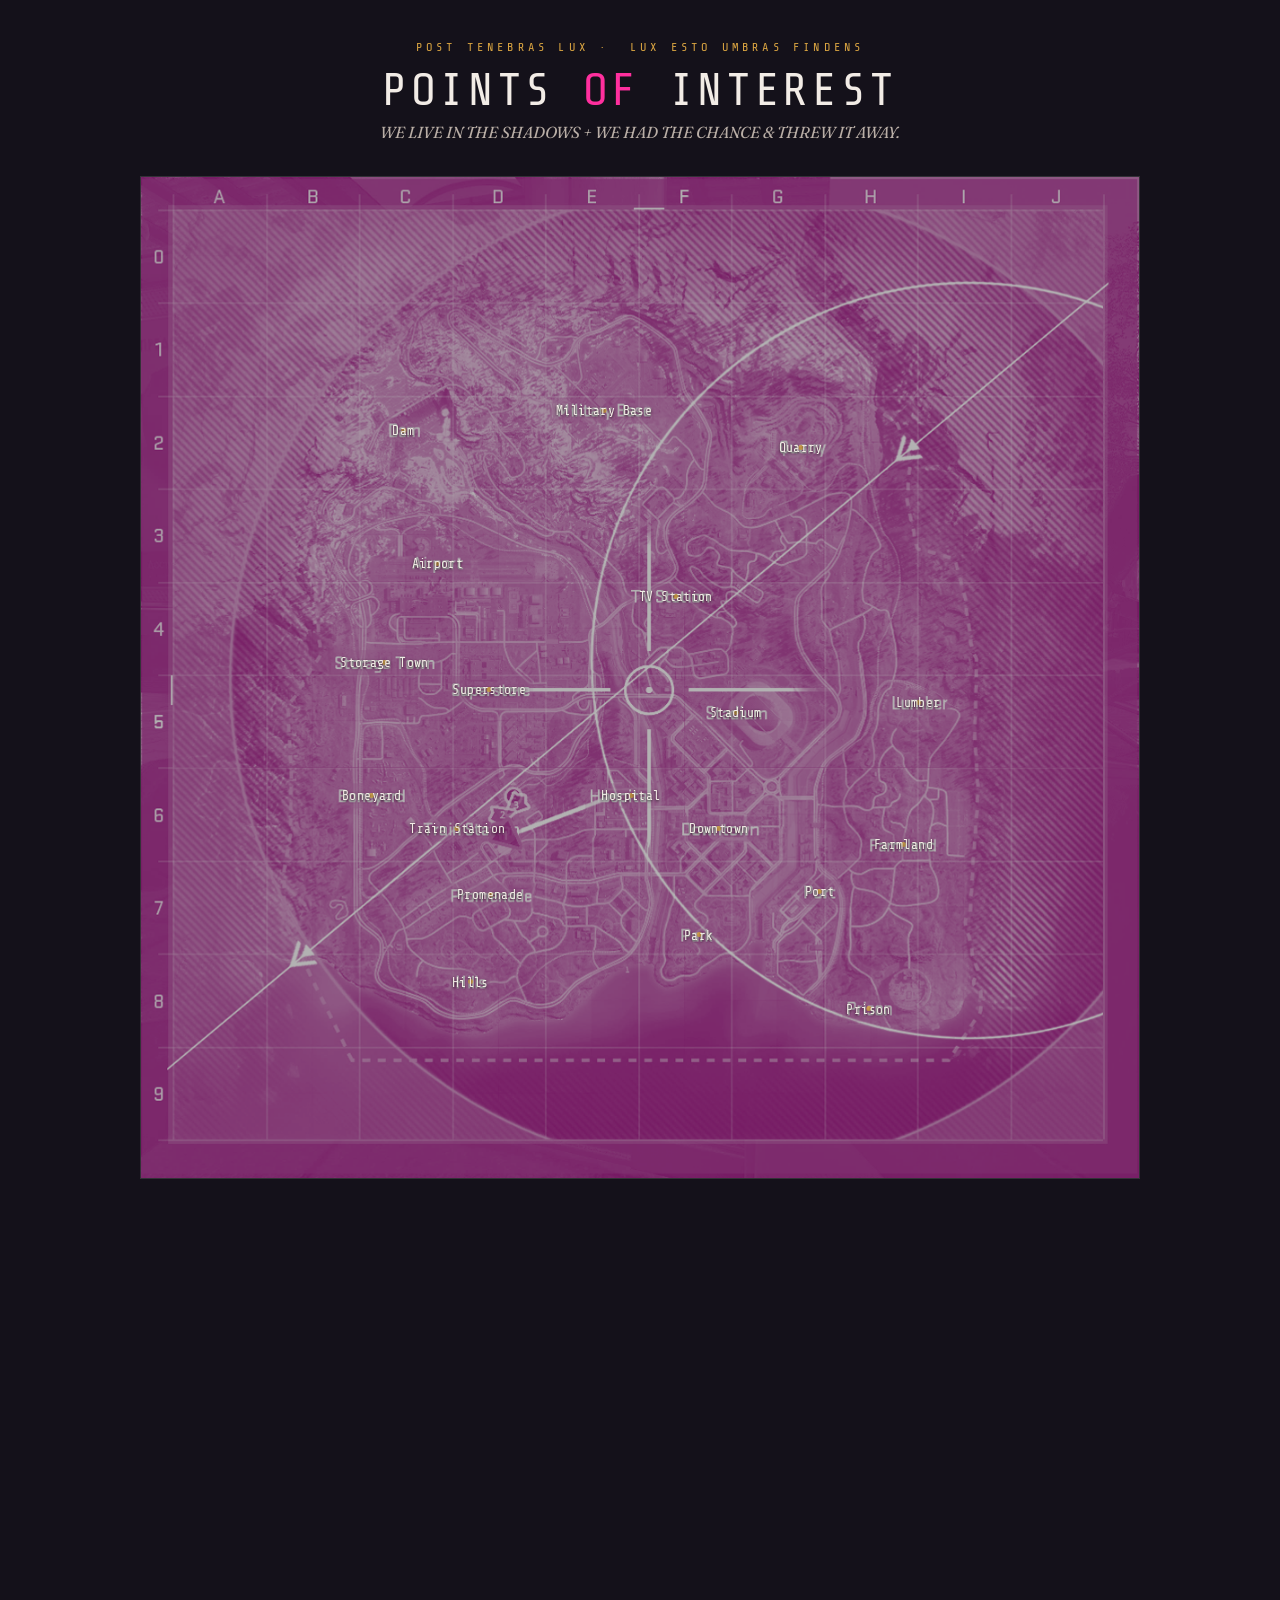
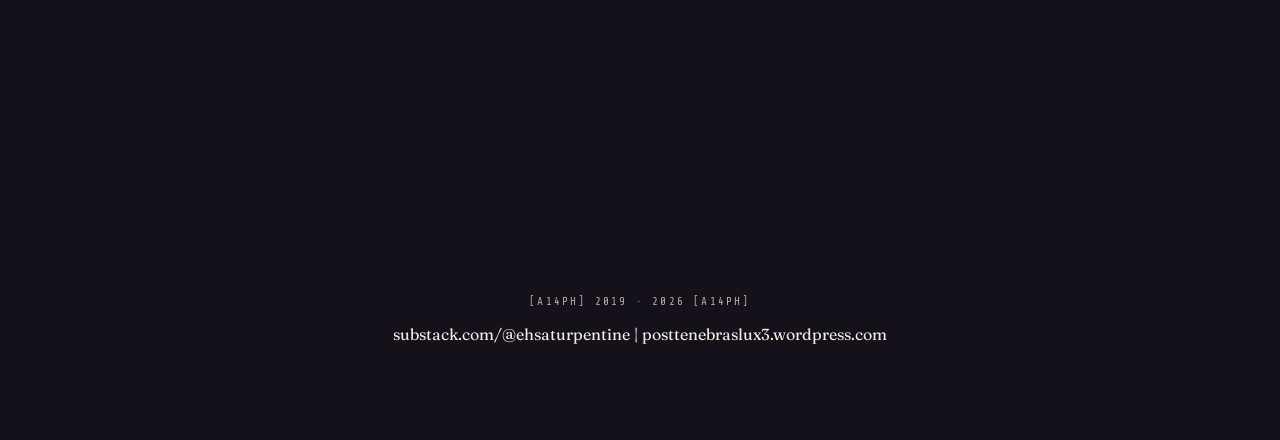
<file: index.html>
<!doctype html>
<html lang="en">
<head>
<meta charset="UTF-8">
<meta name="viewport" content="width=device-width, initial-scale=1">
<title>POINTS OF INTEREST.</title>
<link rel="stylesheet" href="style.css">
</head>
<body>

<main class="map-page">
  <div class="map-masthead">
    <div class="eyebrow">POST TENEBRAS LUX&nbsp;·&nbsp; LUX ESTO UMBRAS FINDENS</div>
    <h1>POINTS <span>OF</span> INTEREST</h1>
    <p>WE LIVE IN THE SHADOWS + WE HAD THE CHANCE & THREW IT AWAY.</p>
  </div>

  <div class="map-frame" id="mapFrame">
    <img src="POINTS_MAP_PINK.png" alt="Map of points of interest">
    <!-- waypoints are injected by script.js from locations.js -->
  </div>
<br><br>
 <iframe allow="autoplay *; encrypted-media *;" frameborder="0" height="650" style="width:100%;max-width:660px;overflow:hidden;background:transparent;" sandbox="allow-forms allow-popups allow-same-origin allow-scripts allow-storage-access-by-user-activation allow-top-navigation-by-user-activation" src="https://embed.music.apple.com/us/playlist/points-of-interest-full/pl.u-xkoYilNmY9"></iframe>
  
  <div class="map-footer">[A14PH] 2019 · 2026 [A14PH]</div><p>

    substack.com/@ehsaturpentine | posttenebraslux3.wordpress.com
  
</main>

<script src="locations.js"></script>
<script>
  const frame = document.getElementById('mapFrame');
  LOCATIONS.forEach(loc => {
    const a = document.createElement('a');
    a.className = 'waypoint';
    a.href = 'location.html?loc=' + encodeURIComponent(loc.name);
    a.style.left = loc.x + '%';
    a.style.top = loc.y + '%';
    a.textContent = loc.name;
    a.setAttribute('aria-label', loc.name + ', grid ' + loc.grid);
    frame.appendChild(a);
  });
</script>



  
</body>
</html>
</file>
<file: style.css>
@import url('https://fonts.googleapis.com/css2?family=Share+Tech+Mono&family=Fraunces:ital,opsz,wght@0,9..144,400;0,9..144,500;1,9..144,400&display=swap');

:root {
  --ink:      #f2ece6;
  --ink-dim:  #b9aea6;
  --void:     #14111a;
  --void-2:   #1c1720;
  --pink:     #ff2f9e;
  --pink-dim: rgba(255, 47, 158, 0.35);
  --amber:    #d9a441;
  --line:     rgba(242, 236, 230, 0.14);
  --mono: 'Share Tech Mono', monospace;
  --serif: 'Fraunces', Georgia, serif;
}

* { box-sizing: border-box; }

html, body {
  margin: 0;
  background: var(--void);
  color: var(--ink);
  font-family: var(--serif);
}

a { color: inherit; }

::selection { background: var(--pink-dim); }

/* ---------- INDEX / MAP PAGE ---------- */

.map-page {
  min-height: 100vh;
  display: flex;
  flex-direction: column;
  align-items: center;
  padding: 40px 20px 80px;
}

.map-masthead {
  width: 100%;
  max-width: 1000px;
  text-align: center;
  margin-bottom: 34px;
}

.map-masthead .eyebrow {
  font-family: var(--mono);
  letter-spacing: 0.35em;
  font-size: 12px;
  color: var(--amber);
  text-transform: uppercase;
}

.map-masthead h1 {
  font-family: var(--mono);
  font-weight: 400;
  font-size: clamp(28px, 5vw, 46px);
  letter-spacing: 0.08em;
  margin: 10px 0 6px;
  text-transform: uppercase;
}

.map-masthead h1 span { color: var(--pink); }

.map-masthead p {
  font-family: var(--serif);
  font-style: italic;
  color: var(--ink-dim);
  font-size: 16px;
  max-width: 560px;
  margin: 0 auto;
}

.map-frame {
  position: relative;
  width: 100%;
  max-width: 1000px;
  border: 1px solid var(--line);
}

.map-frame img {
  display: block;
  width: 100%;
  height: auto;
  filter: saturate(0.55) brightness(0.7);
}

.waypoint {
  position: absolute;
  transform: translate(-50%, -50%);
  text-decoration: none;
  font-family: var(--mono);
  font-size: clamp(9px, 1.15vw, 13px);
  letter-spacing: 0.03em;
  color: var(--ink);
  padding: 3px 7px;
  white-space: nowrap;
  text-shadow: 0 1px 3px rgba(0,0,0,0.8);
  border: 1px solid transparent;
  transition: color 0.15s ease, border-color 0.15s ease, background 0.15s ease;
}

.waypoint::before {
  content: "";
  position: absolute;
  left: 50%;
  top: 50%;
  width: 5px;
  height: 5px;
  border-radius: 50%;
  background: var(--amber);
  transform: translate(-50%, -50%);
  opacity: 0.85;
  z-index: -1;
}

.waypoint:hover,
.waypoint:focus-visible {
  color: var(--void);
  background: var(--pink);
  border-color: var(--pink);
  outline: none;
}

.map-footer {
  margin-top: 26px;
  font-family: var(--mono);
  font-size: 11px;
  letter-spacing: 0.2em;
  color: var(--ink-dim);
  text-transform: uppercase;
}

/* ---------- MEMOIR / LOCATION PAGE ---------- */

.entry-page {
  min-height: 100vh;
  display: flex;
  justify-content: center;
  padding: 60px 24px 120px;
}

.entry {
  width: 100%;
  max-width: 640px;
}

.back-link {
  display: inline-flex;
  align-items: center;
  gap: 8px;
  font-family: var(--mono);
  font-size: 12px;
  letter-spacing: 0.15em;
  text-transform: uppercase;
  text-decoration: none;
  color: var(--ink-dim);
  border-bottom: 1px solid transparent;
  transition: color 0.15s ease, border-color 0.15s ease;
}

.back-link:hover { color: var(--pink); border-color: var(--pink); }

.locator {
  margin-top: 40px;
  display: inline-flex;
  align-items: center;
  gap: 10px;
  font-family: var(--mono);
  font-size: 12px;
  letter-spacing: 0.25em;
  color: var(--amber);
  text-transform: uppercase;
}

.locator .dot {
  width: 6px;
  height: 6px;
  border-radius: 50%;
  background: var(--amber);
}

.entry h1 {
  font-family: var(--serif);
  font-weight: 500;
  font-size: clamp(34px, 6vw, 54px);
  line-height: 1.05;
  margin: 14px 0 40px;
}

.entry-body {
  font-size: 19px;
  line-height: 1.75;
  color: var(--ink);
}

.entry-body p { margin: 0 0 1.3em; }

.entry-body h2 {
  font-family: var(--serif);
  font-weight: 500;
  font-size: 24px;
  margin: 2em 0 0.6em;
  color: var(--pink);
}

.entry-body blockquote {
  margin: 1.8em 0;
  padding-left: 20px;
  border-left: 2px solid var(--pink-dim);
  font-style: italic;
  color: var(--ink-dim);
}

.entry-body a { color: var(--pink); }

.entry-body hr {
  border: none;
  border-top: 1px solid var(--line);
  margin: 2.5em 0;
}

.state-message {
  font-family: var(--mono);
  font-size: 13px;
  color: var(--ink-dim);
  letter-spacing: 0.05em;
}

@media (max-width: 560px) {
  .waypoint { padding: 2px 5px; }
}
</file>
